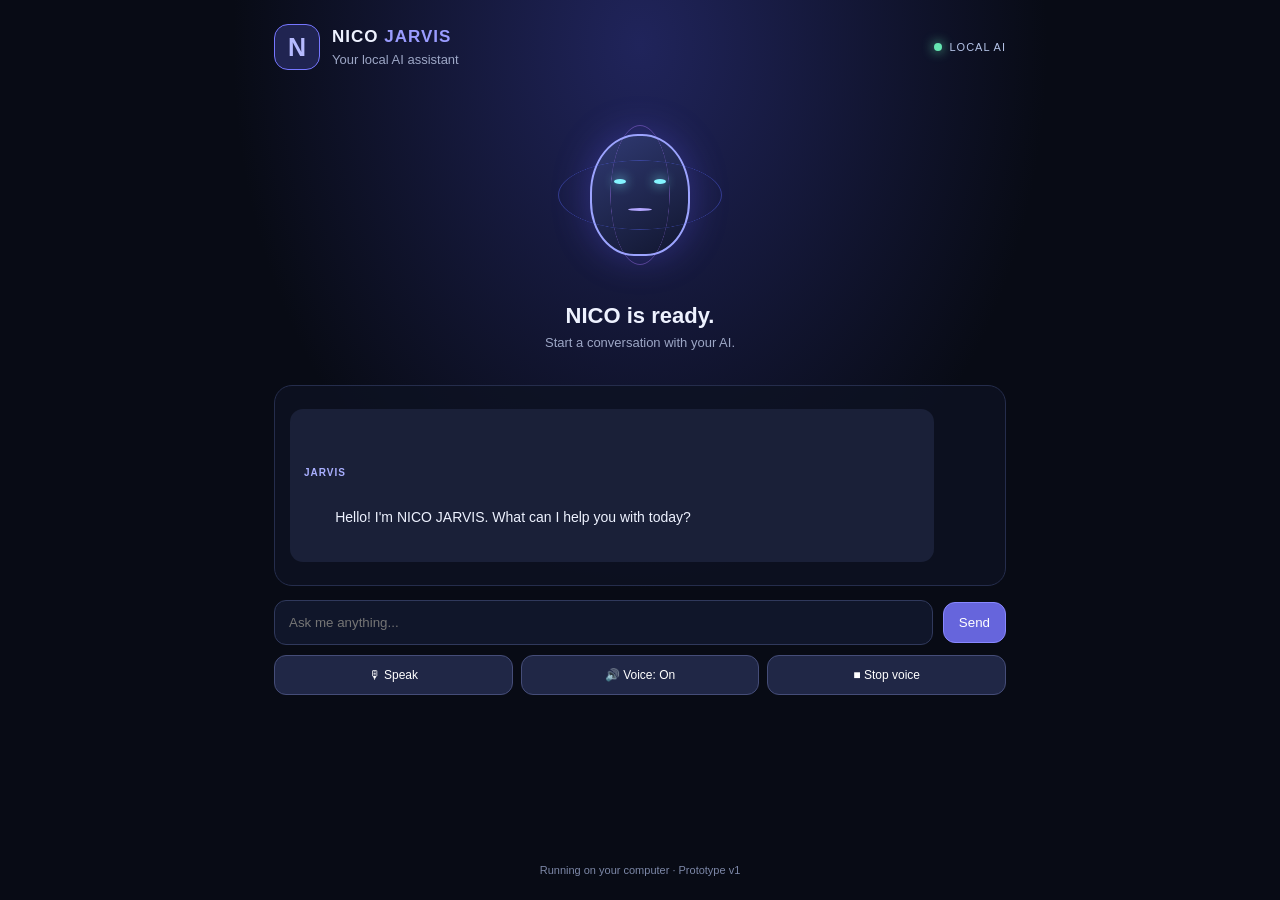
<file: index.html>
<!DOCTYPE html>
<html lang="en">
<head>
  <meta charset="UTF-8">
  <meta name="viewport" content="width=device-width, initial-scale=1">
  <meta name="theme-color" content="#080b15">
  <title>NICO JARVIS AI</title>
  <link rel="stylesheet" href="/style.css">
</head>
<body>
  <main class="app">
    <header>
      <div class="brand">
        <div class="brand-icon">N</div>
        <div>
          <h1>NICO <span>JARVIS</span></h1>
          <p>Your local AI assistant</p>
        </div>
      </div>
      <div class="status">
        <span class="status-dot"></span> LOCAL AI
      </div>
    </header>

    <section class="hero">
      <div class="avatar" id="avatar">
        <div class="orbit orbit-one"></div>
        <div class="orbit orbit-two"></div>
        <div class="face">
          <div class="eyes">
            <span></span><span></span>
          </div>
          <div class="mouth"></div>
        </div>
      </div>

      <h2>NICO is ready.</h2>
      <p id="statusText">Start a conversation with your AI.</p>
    </section>

    <section id="chat" class="chat" aria-live="polite">
      <div class="message ai">
        <strong>JARVIS</strong>
        Hello! I'm NICO JARVIS. What can I help you with today?
      </div>
    </section>

    <form id="chatForm" class="composer">
      <input
        id="messageInput"
        type="text"
        placeholder="Ask me anything..."
        maxlength="4000"
        autocomplete="off"
        required
      >
      <button id="sendButton" type="submit">Send</button>
    </form>

    <div class="controls">
      <button id="micButton" type="button">🎙 Speak</button>
      <button id="voiceButton" type="button">🔊 Voice: On</button>
      <button id="stopButton" type="button">■ Stop voice</button>
    </div>

    <footer>
      Running on your computer · Prototype v1
    </footer>
  </main>

  <script src="/app.js"></script>
</body>
</html>
</file>
<file: style.css>
:root {
  color-scheme: dark;
  font-family: Inter, "Segoe UI", Arial, sans-serif;
  background: #080b15;
  color: #eef2ff;
}

* {
  box-sizing: border-box;
}

body {
  margin: 0;
  min-height: 100vh;
  background:
    radial-gradient(ellipse at 50% 5%, #20245b 0, transparent 45%),
    #080b15;
}

.app {
  width: min(780px, 100%);
  min-height: 100vh;
  margin: auto;
  padding: 24px;
  display: flex;
  flex-direction: column;
}

header,
.brand,
.status,
.controls,
.composer {
  display: flex;
  align-items: center;
}

header {
  justify-content: space-between;
  gap: 12px;
}

.brand {
  gap: 12px;
}

.brand-icon {
  width: 46px;
  height: 46px;
  display: grid;
  place-items: center;
  border: 1px solid #7676ff;
  border-radius: 14px;
  background: #202451;
  color: #b6baff;
  font-size: 25px;
  font-weight: 800;
}

h1 {
  margin: 0;
  font-size: 17px;
  letter-spacing: 1px;
}

h1 span {
  color: #9a9cff;
}

.brand p,
.hero p {
  color: #9da7c6;
  font-size: 13px;
}

.brand p {
  margin: 5px 0 0;
}

.status {
  gap: 7px;
  color: #b5c4e8;
  font-size: 11px;
  letter-spacing: 1px;
}

.status-dot {
  width: 8px;
  height: 8px;
  border-radius: 50%;
  background: #65e6b1;
  box-shadow: 0 0 12px #65e6b1;
}

.hero {
  text-align: center;
  padding: 35px 0 22px;
}

.avatar {
  position: relative;
  width: 180px;
  height: 180px;
  margin: auto;
  display: grid;
  place-items: center;
}

.orbit {
  position: absolute;
  inset: 8px;
  border: 1px solid #5e6bff66;
  border-radius: 50%;
  animation: rotate 12s linear infinite;
}

.orbit-one {
  transform: rotateX(65deg);
}

.orbit-two {
  inset: 20px;
  border-color: #b07bff66;
  transform: rotateY(65deg);
  animation-direction: reverse;
}

.face {
  width: 100px;
  height: 122px;
  border: 2px solid #9ca4ff;
  border-radius: 48% 48% 44% 44%;
  background: linear-gradient(150deg, #303a73, #11162f);
  box-shadow: 0 0 38px #655eff55;
  display: flex;
  flex-direction: column;
  align-items: center;
  justify-content: center;
  gap: 24px;
}

.eyes {
  display: flex;
  gap: 28px;
}

.eyes span {
  width: 12px;
  height: 5px;
  border-radius: 50%;
  background: #84f4ff;
  box-shadow: 0 0 12px #84f4ff;
}

.mouth {
  width: 24px;
  height: 3px;
  border-radius: 50%;
  background: #b3a6ff;
}

#avatar.speaking .mouth {
  animation: talk 0.25s infinite alternate;
}

#avatar.listening .face {
  box-shadow: 0 0 45px #65e6b1aa;
}

@keyframes rotate {
  to { transform: rotate(360deg); }
}

@keyframes talk {
  from { height: 3px; width: 18px; }
  to { height: 12px; width: 27px; }
}

.hero h2 {
  margin-bottom: 6px;
  font-size: 22px;
}

.hero p {
  margin-top: 0;
}

.chat {
  min-height: 180px;
  max-height: 330px;
  overflow-y: auto;
  padding: 15px;
  border: 1px solid #252d4c;
  border-radius: 18px;
  background: #0d1222cc;
}

.message {
  max-width: 92%;
  padding: 12px 14px;
  margin: 8px 0;
  border-radius: 13px;
  white-space: pre-wrap;
  overflow-wrap: anywhere;
  line-height: 1.55;
  font-size: 14px;
}

.message strong {
  display: block;
  color: #a9afff;
  font-size: 10px;
  letter-spacing: 1px;
  margin-bottom: 5px;
}

.message.ai {
  background: #1a2038;
}

.message.user {
  margin-left: auto;
  background: #303568;
}

.composer {
  gap: 10px;
  margin-top: 14px;
}

input {
  min-width: 0;
  flex: 1;
  padding: 14px;
  color: white;
  background: #10162a;
  border: 1px solid #30395c;
  border-radius: 12px;
  outline: none;
}

input:focus {
  border-color: #9a9cff;
}

button {
  padding: 12px 15px;
  border: 1px solid #454d78;
  border-radius: 12px;
  background: #202746;
  color: white;
  cursor: pointer;
}

button:hover {
  border-color: #9a9cff;
}

button:disabled {
  opacity: 0.55;
  cursor: wait;
}

#sendButton {
  background: #6665dc;
  border-color: #8888ff;
}

.controls {
  flex-wrap: wrap;
  gap: 8px;
  margin-top: 10px;
}

.controls button {
  flex: 1;
  min-width: 120px;
  font-size: 12px;
}

footer {
  margin-top: auto;
  padding-top: 25px;
  text-align: center;
  color: #7d88a8;
  font-size: 11px;
}

@media (max-width: 480px) {
  .app { padding: 16px; }
  .status { font-size: 9px; }
  .avatar { width: 150px; height: 150px; }
}
</file>
